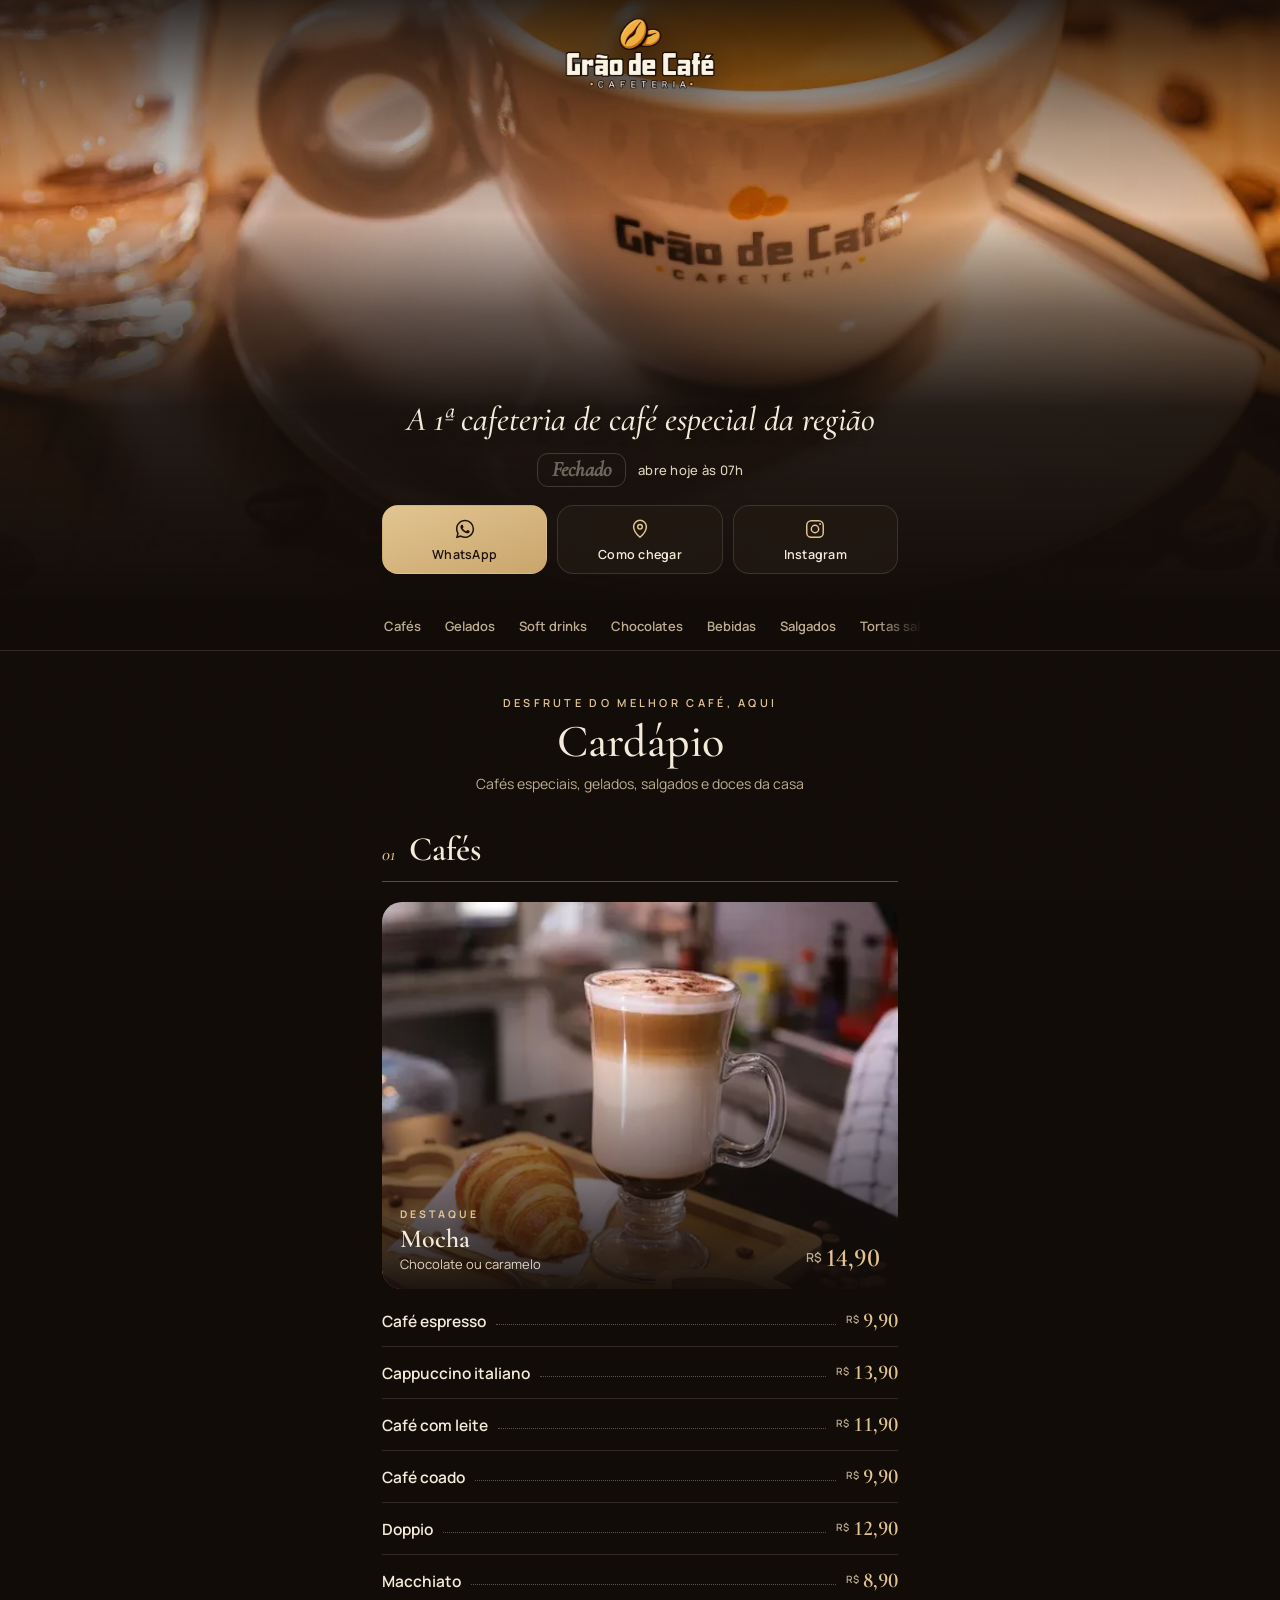
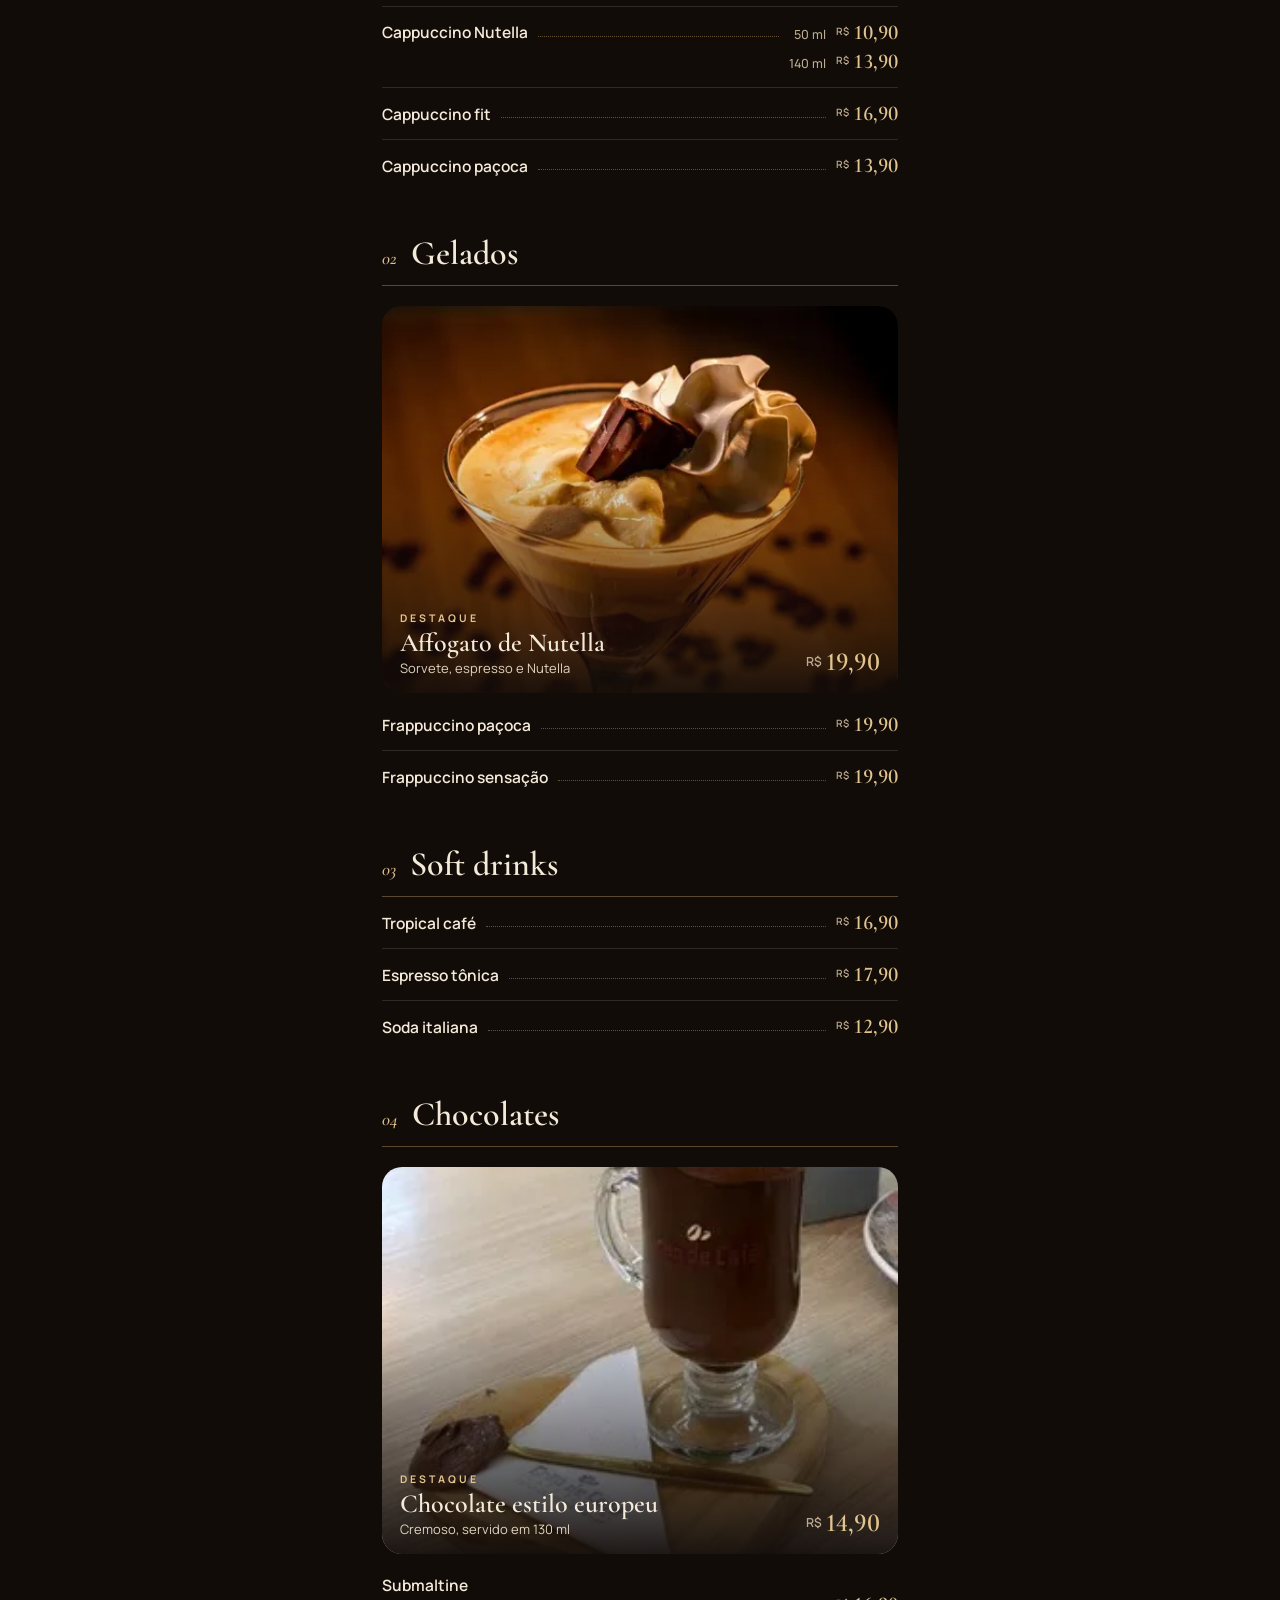
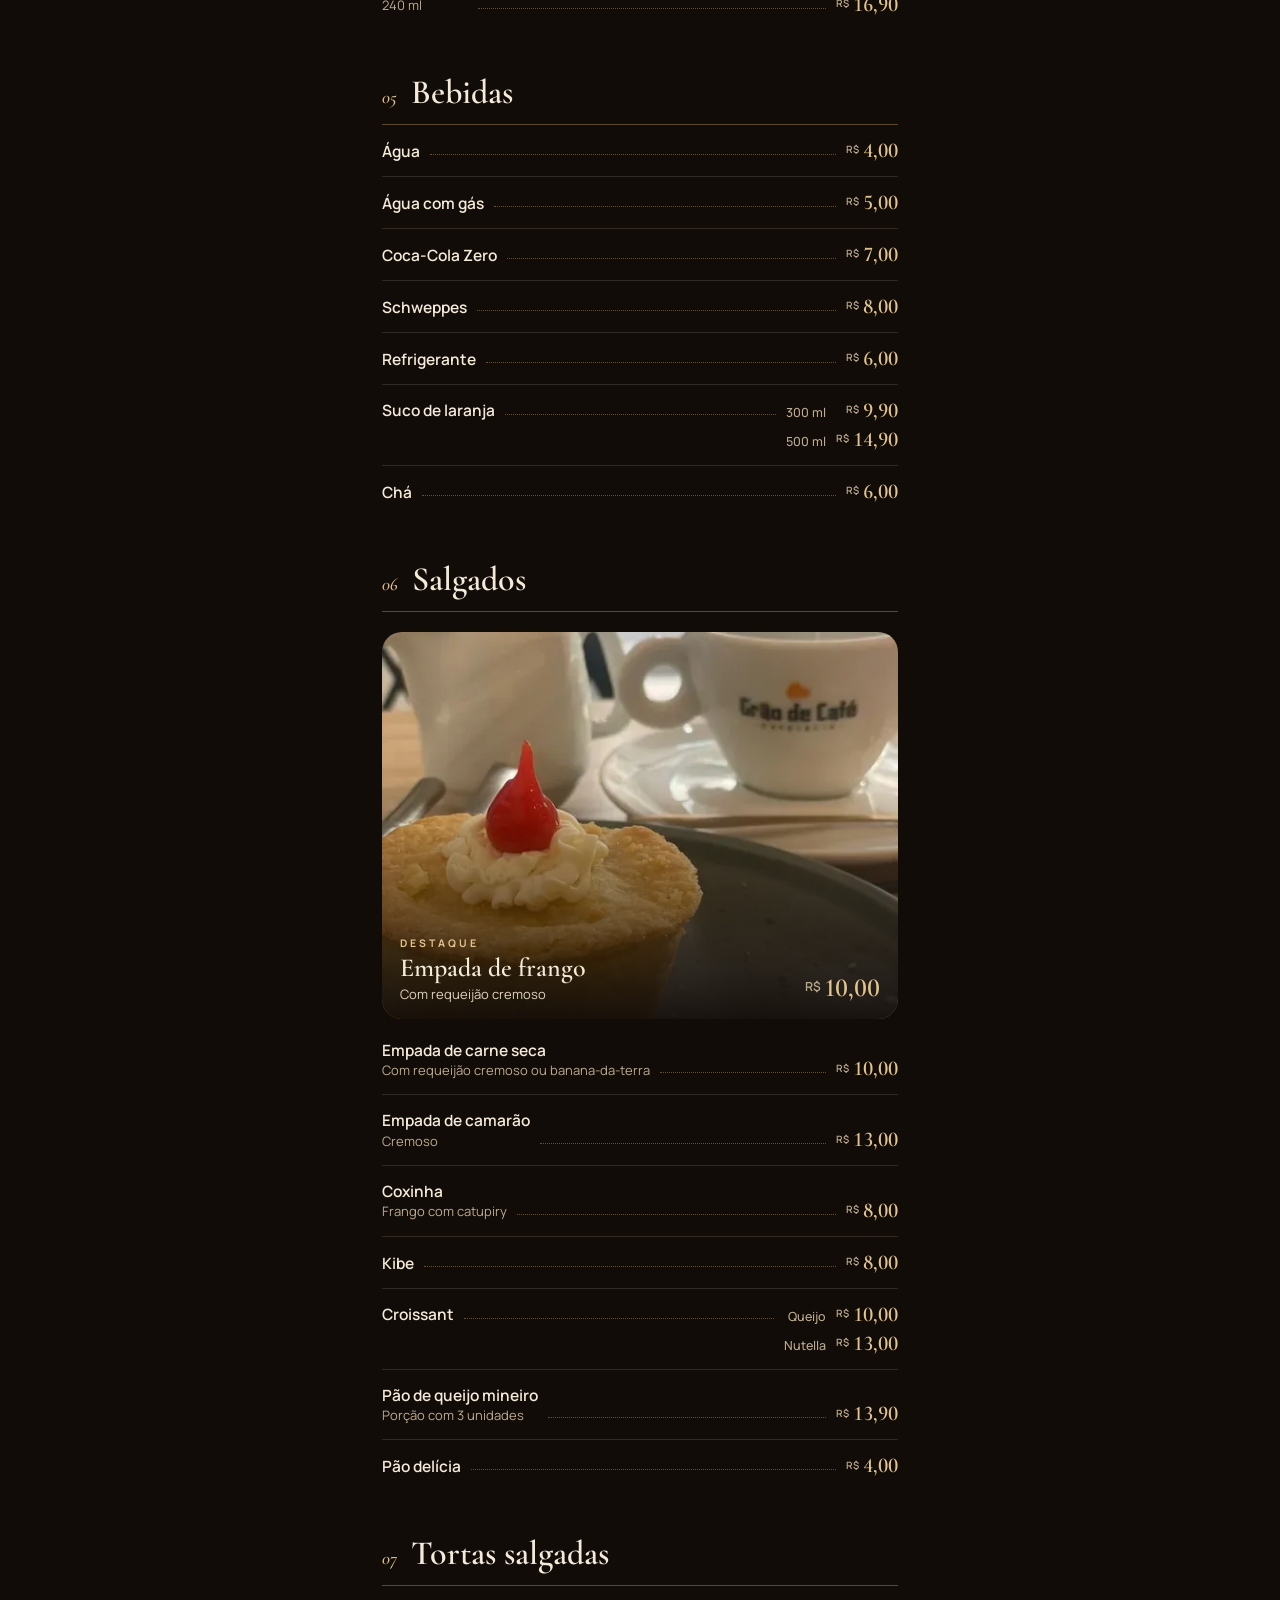
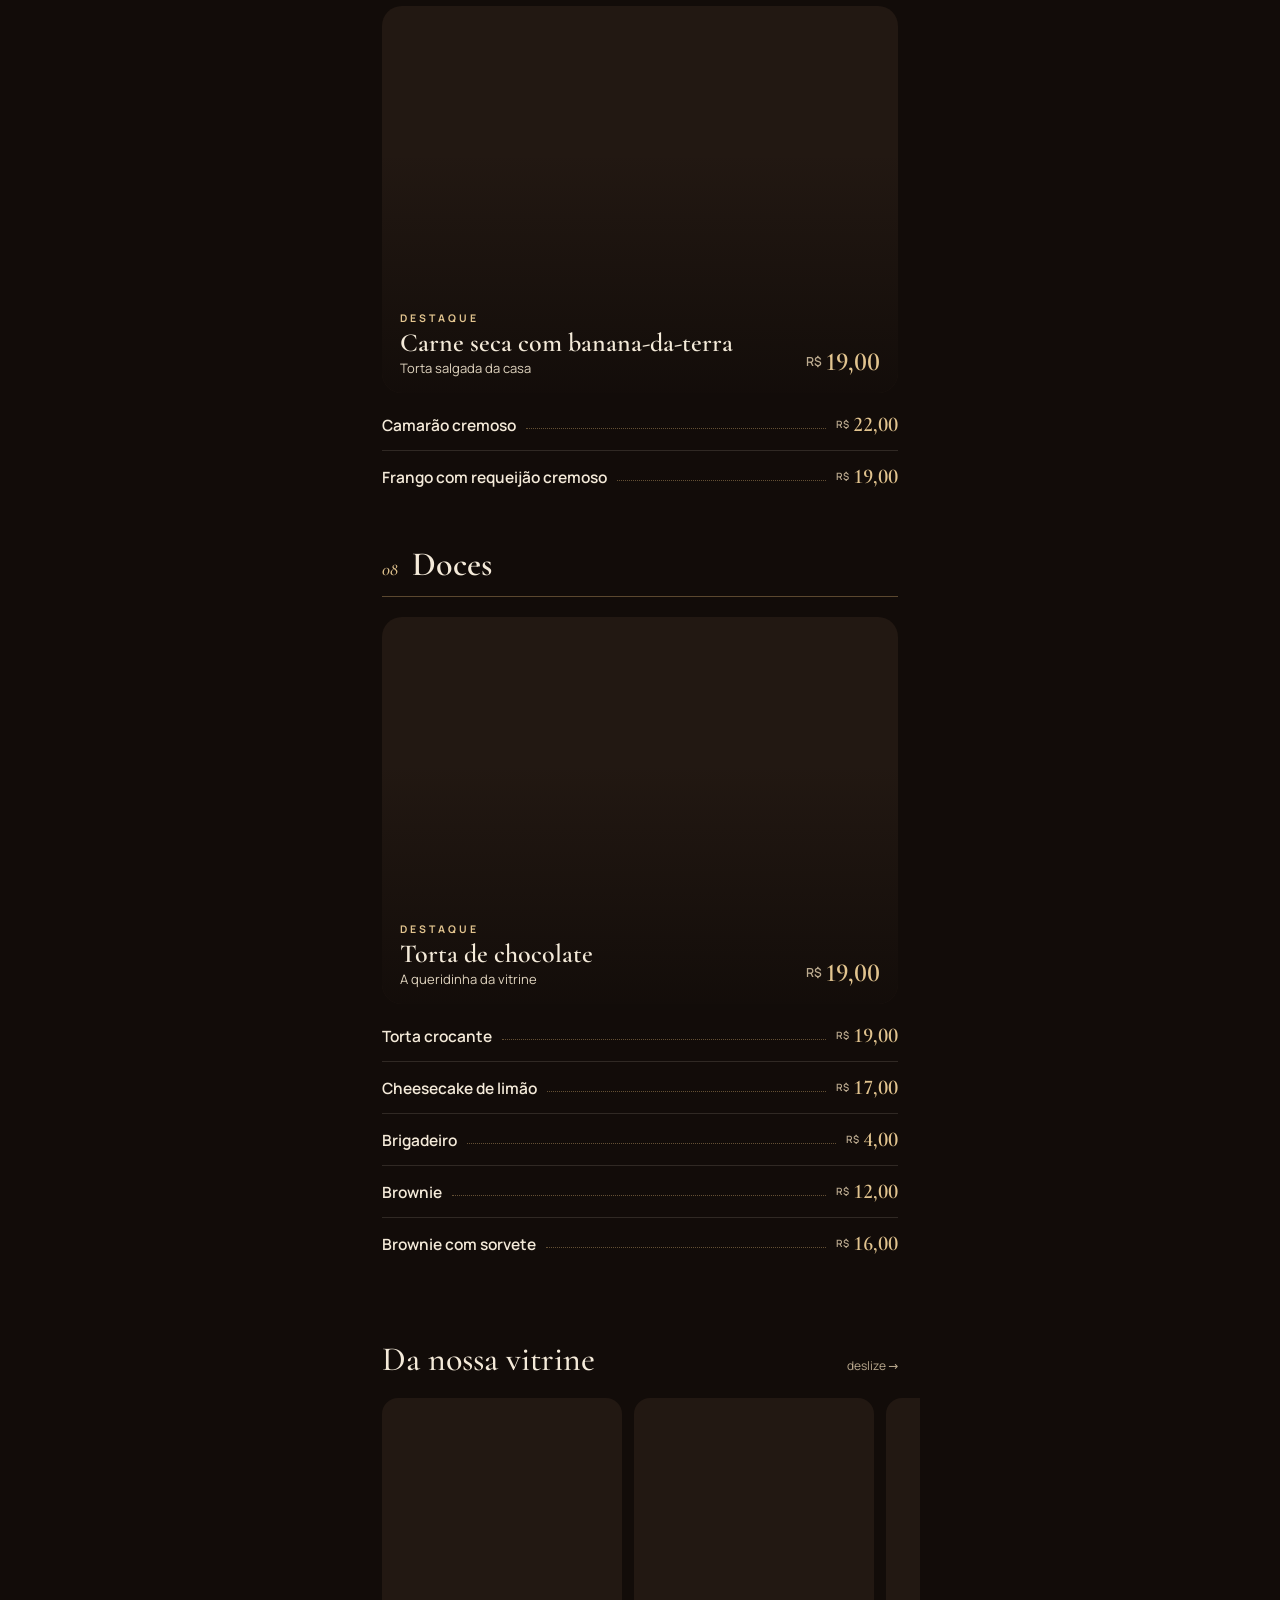
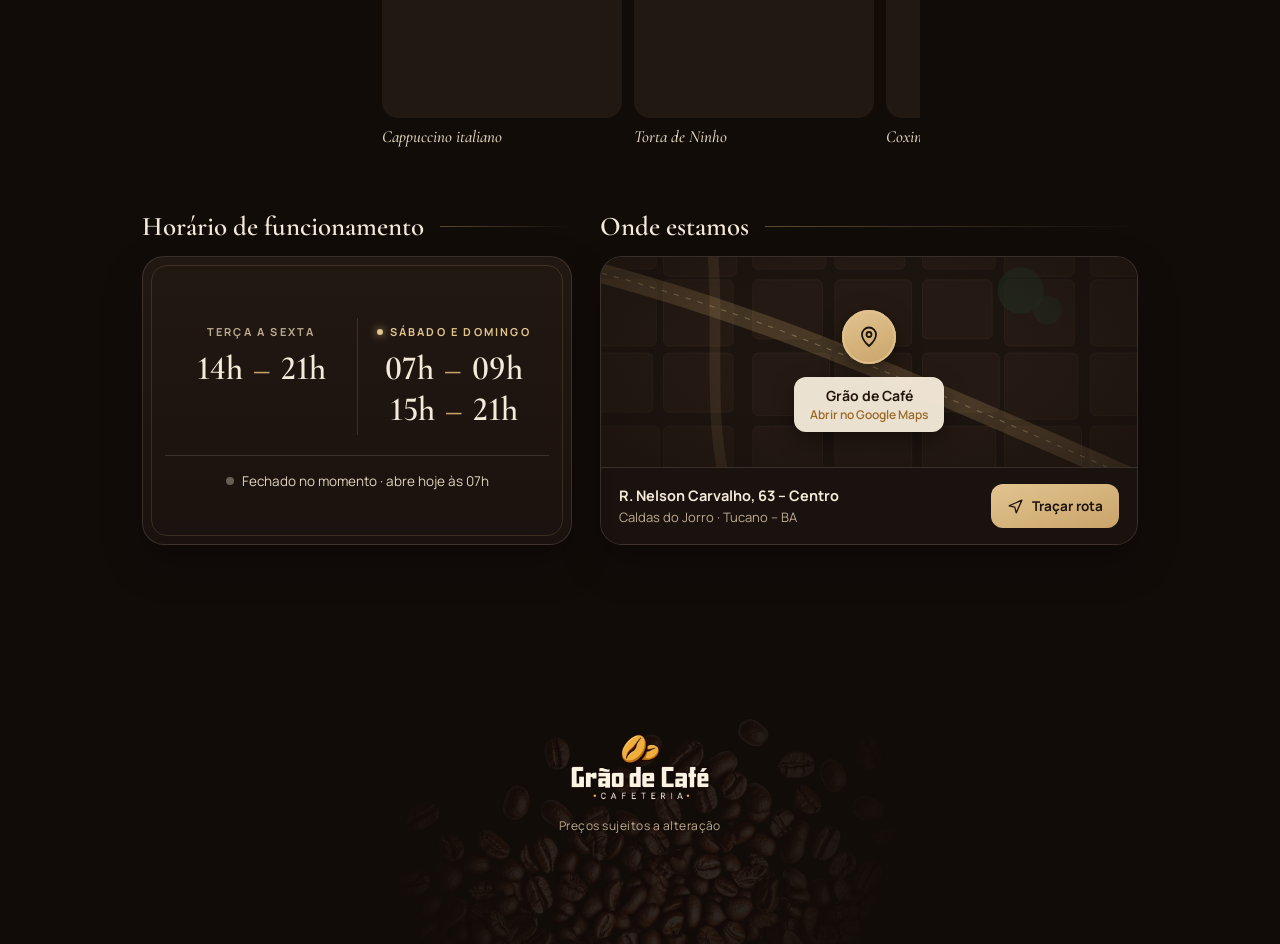
<file: index.html>
<!DOCTYPE html>
<html lang="pt-BR">
<head>
<meta charset="UTF-8">
<meta name="viewport" content="width=device-width, initial-scale=1, viewport-fit=cover">
<meta http-equiv="Content-Security-Policy" content="default-src 'self'; script-src 'self'; style-src 'self'; img-src 'self' data:; font-src 'self'; connect-src 'self'; manifest-src 'self'; object-src 'none'; base-uri 'self'; form-action 'none'; upgrade-insecure-requests">
<meta name="referrer" content="strict-origin-when-cross-origin">
<title>Grão de Café · Cafeteria em Caldas do Jorro</title>
<meta name="description" content="Grão de Café — a 1ª cafeteria de café especial da região, em Caldas do Jorro (Tucano-BA). Cardápio, horários, WhatsApp e localização. Vem, tem café!">
<meta name="theme-color" content="#120c09">
<!-- ENDEREÇO DO SITE: troque nas 4 linhas marcadas com SITE se o endereço final for outro -->
<link rel="canonical" href="https://graodecafe.github.io/"><!-- SITE -->
<meta property="og:type" content="website">
<meta property="og:locale" content="pt_BR">
<meta property="og:site_name" content="Grão de Café">
<meta property="og:title" content="Grão de Café · Cafeteria">
<meta property="og:description" content="A 1ª cafeteria de café especial da região. Veja o cardápio e venha nos visitar. Vem, tem café!">
<meta property="og:url" content="https://graodecafe.github.io/"><!-- SITE -->
<meta property="og:image" content="https://graodecafe.github.io/img/og.jpg"><!-- SITE -->
<meta property="og:image:width" content="1200">
<meta property="og:image:height" content="630">
<meta property="og:image:alt" content="Logo da Grão de Café sobre uma xícara de espresso">
<meta name="twitter:card" content="summary_large_image">
<link rel="icon" type="image/png" href="favicon.png">
<link rel="apple-touch-icon" href="apple-touch-icon.png">
<link rel="manifest" href="site.webmanifest">
<link rel="preload" as="image" href="img/hero-900.webp" imagesrcset="img/hero-500.webp 500w, img/hero-900.webp 900w, img/hero-1440.webp 1440w" imagesizes="100vw" fetchpriority="high">
<link rel="preload" as="font" type="font/woff2" href="fonts/cormorant-garamond-latin-500-italic.woff2" crossorigin>
<link rel="preload" as="font" type="font/woff2" href="fonts/manrope-latin-600-normal.woff2" crossorigin>
<link rel="stylesheet" href="css/style.css">
<script type="application/ld+json">
{
  "@context": "https://schema.org",
  "@type": "CafeOrCoffeeShop",
  "name": "Grão de Café",
  "description": "A 1ª cafeteria de café especial da região.",
  "url": "https://graodecafe.github.io/",
  "image": "https://graodecafe.github.io/img/og.jpg",
  "logo": "https://graodecafe.github.io/icon-512.png",
  "telephone": "+55 75 99218-0990",
  "servesCuisine": ["Café especial", "Salgados", "Doces"],
  "priceRange": "R$",
  "hasMenu": "https://graodecafe.github.io/#cardapio",
  "address": {"@type": "PostalAddress", "streetAddress": "R. Nelson Carvalho, 63 - Centro", "addressLocality": "Caldas do Jorro, Tucano", "addressRegion": "BA", "addressCountry": "BR"},
  "geo": {"@type": "GeoCoordinates", "latitude": -11.03243596218602, "longitude": -38.793304284844154},
  "hasMap": "https://www.google.com/maps/place/Gr%C3%A3o+de+Caf%C3%A9/@-11.0324262,-38.7936618,17z/data=!4m6!3m5!1s0x712250c48b92721:0xfb0fce51f45105e6!8m2!3d-11.0324262!4d-38.7936618!16s%2Fg%2F11shwst4rc?hl=pt-br",
  "sameAs": ["https://www.instagram.com/grao.decafecafeteria/"],
  "openingHoursSpecification": [
    {"@type": "OpeningHoursSpecification", "dayOfWeek": ["Tuesday","Wednesday","Thursday","Friday"], "opens": "14:00", "closes": "21:00"},
    {"@type": "OpeningHoursSpecification", "dayOfWeek": ["Saturday","Sunday"], "opens": "07:00", "closes": "09:00"},
    {"@type": "OpeningHoursSpecification", "dayOfWeek": ["Saturday","Sunday"], "opens": "15:00", "closes": "21:00"}
  ]
}
</script>
<script src="js/cardapio.js" defer></script>
<script src="js/app.js" defer></script>
</head>
<body>
<a class="skip" href="#cardapio">Pular para o cardápio</a>

<header class="hero">
  <div class="hero-bg"><img src="img/hero-900.webp" srcset="img/hero-500.webp 500w, img/hero-900.webp 900w, img/hero-1440.webp 1440w" sizes="100vw" alt="" fetchpriority="high"></div>
  <div class="in">
    <h1><img class="logo" src="img/logo.webp" alt="Grão de Café — Cafeteria" width="800" height="387"></h1>
    <p class="tag">A 1ª cafeteria de café especial da região</p>
    <div class="neon" id="status" role="status"><span class="neon-w" id="neonW">Bem-vindo</span><span class="neon-s" id="statusTx">Confira nossos horários</span></div>
    <nav class="actions" aria-label="Contato">
      <a class="act pri" href="https://wa.me/5575992180990?text=Ol%C3%A1%2C%20Gr%C3%A3o%20de%20Caf%C3%A9!%20%E2%98%95" target="_blank" rel="noopener noreferrer" aria-label="Falar no WhatsApp (abre em nova aba)"><svg viewBox="0 0 24 24" fill="currentColor" aria-hidden="true"><path d="M12.04 2C6.58 2 2.13 6.45 2.13 11.91c0 1.75.46 3.45 1.32 4.95L2.05 22l5.25-1.38a9.9 9.9 0 0 0 4.74 1.2h.01c5.46 0 9.91-4.45 9.91-9.91A9.86 9.86 0 0 0 12.04 2Zm0 18.15h-.01a8.2 8.2 0 0 1-4.19-1.15l-.3-.18-3.12.82.83-3.04-.2-.31a8.2 8.2 0 0 1-1.26-4.38c0-4.54 3.7-8.24 8.25-8.24a8.24 8.24 0 0 1 8.24 8.25c0 4.54-3.7 8.23-8.24 8.23Zm4.52-6.16c-.25-.12-1.47-.72-1.69-.81-.23-.08-.39-.12-.56.13-.16.24-.64.8-.78.97-.15.16-.29.18-.54.06-.25-.13-1.05-.39-1.99-1.23a7.4 7.4 0 0 1-1.38-1.72c-.14-.25-.01-.38.11-.5.11-.11.25-.29.37-.44.13-.14.17-.25.25-.41.08-.17.04-.31-.02-.44-.06-.12-.56-1.34-.76-1.84-.2-.48-.41-.42-.56-.42h-.48a.92.92 0 0 0-.66.31c-.23.25-.87.85-.87 2.07 0 1.22.89 2.4 1.01 2.56.13.17 1.75 2.67 4.23 3.74.59.26 1.05.41 1.41.52.59.19 1.13.16 1.56.1.47-.07 1.47-.6 1.67-1.18.21-.58.21-1.07.15-1.18-.06-.1-.23-.16-.48-.29Z"/></svg>WhatsApp</a>
      <a class="act" href="https://www.google.com/maps/dir/?api=1&amp;destination=-11.03243596218602%2C-38.793304284844154" target="_blank" rel="noopener noreferrer" aria-label="Como chegar pelo Google Maps (abre em nova aba)"><svg viewBox="0 0 24 24" fill="none" stroke="currentColor" stroke-width="1.6" stroke-linecap="round" stroke-linejoin="round" aria-hidden="true"><path d="M12 21s-7-6.1-7-11.5a7 7 0 0 1 14 0C19 14.9 12 21 12 21Z"/><circle cx="12" cy="9.5" r="2.5"/></svg>Como chegar</a>
      <a class="act" href="https://www.instagram.com/grao.decafecafeteria/" target="_blank" rel="noopener noreferrer" aria-label="Instagram @grao.decafecafeteria (abre em nova aba)"><svg viewBox="0 0 24 24" fill="none" stroke="currentColor" stroke-width="1.6" aria-hidden="true"><rect x="3" y="3" width="18" height="18" rx="5"/><circle cx="12" cy="12" r="4"/><circle cx="17.5" cy="6.5" r="1" fill="currentColor" stroke="none"/></svg>Instagram</a>
    </nav>
  </div>
</header>

<nav class="nav" aria-label="Categorias do cardápio"><div class="nav-in" id="chips"></div></nav>

<main class="in" id="cardapio" tabindex="-1">
  <div class="menu-intro">
    <p class="k">Desfrute do melhor café, aqui</p>
    <h2>Cardápio</h2>
    <p>Cafés especiais, gelados, salgados e doces da casa</p>
  </div>

  <div id="secoes"></div>
  <noscript><p class="nojs">Para ver o cardápio, ative o JavaScript ou fale com a gente pelo WhatsApp: <a href="https://wa.me/5575992180990?text=Ol%C3%A1%2C%20Gr%C3%A3o%20de%20Caf%C3%A9!%20%E2%98%95">(75) 99218-0990</a></p></noscript>

  <section class="gal" aria-labelledby="t-gal">
    <div class="gal-h"><h2 id="t-gal">Da nossa vitrine</h2><span aria-hidden="true">deslize →</span></div>
    <div class="strip" id="vitrine" tabindex="0" aria-label="Fotos de produtos — role para o lado"></div>
  </section>

</main>

<section class="visit-wrap" id="visite" aria-label="Horário e localização">
  <div class="vcol">
    <h2 class="vh">Horário de funcionamento</h2>
    <div class="vcard hours">
      <div class="hcols">
        <div class="hcol" data-days="2,3,4,5">
          <p class="hk">Terça a sexta</p>
          <p class="ht">14h <i>–</i> 21h</p>
        </div>
        <div class="hcol" data-days="6,0">
          <p class="hk">Sábado e domingo</p>
          <p class="ht">07h <i>–</i> 09h</p>
          <p class="ht">15h <i>–</i> 21h</p>
        </div>
      </div>
      <p class="hstat" id="hstat"><span class="hdot" aria-hidden="true"></span><span id="hstatTx">Confira nossos horários</span></p>
    </div>
  </div>
  <div class="vcol">
    <h2 class="vh">Onde estamos</h2>
    <div class="vcard place">
      <a class="map" href="https://www.google.com/maps/search/?api=1&amp;query=-11.03243596218602%2C-38.793304284844154" target="_blank" rel="noopener noreferrer" aria-label="Ver a Grão de Café no Google Maps (abre em nova aba)">
        <svg class="map-art" viewBox="0 0 600 300" preserveAspectRatio="xMidYMid slice" aria-hidden="true" focusable="false">
        <rect width="600" height="300" fill="#1c140f"/>
        <g fill="#251a13" stroke="#2f2219" stroke-width="1"><rect x="-20" y="-20" width="82" height="66" rx="6"/><rect x="-20" y="58" width="82" height="74" rx="6"/><rect x="-20" y="140" width="78" height="66" rx="6"/><rect x="-20" y="222" width="86" height="66" rx="6"/><rect x="70" y="-20" width="82" height="74" rx="6"/><rect x="70" y="58" width="78" height="74" rx="6"/><rect x="70" y="140" width="78" height="66" rx="6"/><rect x="70" y="222" width="78" height="70" rx="6"/><rect x="170" y="-20" width="82" height="66" rx="6"/><rect x="170" y="58" width="78" height="66" rx="6"/><rect x="170" y="140" width="86" height="70" rx="6"/><rect x="170" y="222" width="78" height="74" rx="6"/><rect x="262" y="-20" width="78" height="66" rx="6"/><rect x="262" y="58" width="86" height="74" rx="6"/><rect x="262" y="140" width="86" height="66" rx="6"/><rect x="262" y="222" width="86" height="74" rx="6"/><rect x="360" y="-20" width="82" height="66" rx="6"/><rect x="360" y="58" width="78" height="66" rx="6"/><rect x="360" y="140" width="86" height="66" rx="6"/><rect x="360" y="222" width="82" height="70" rx="6"/><rect x="452" y="-20" width="78" height="74" rx="6"/><rect x="452" y="58" width="78" height="74" rx="6"/><rect x="452" y="140" width="82" height="74" rx="6"/><rect x="452" y="222" width="86" height="66" rx="6"/><rect x="548" y="-20" width="78" height="74" rx="6"/><rect x="548" y="58" width="86" height="74" rx="6"/><rect x="548" y="140" width="78" height="70" rx="6"/><rect x="548" y="222" width="78" height="74" rx="6"/></g>
        <path d="M-40 40 C 160 90, 300 150, 640 300" fill="none" stroke="#c9a46a" stroke-opacity=".22" stroke-width="22" stroke-linecap="round"/>
        <path d="M-40 40 C 160 90, 300 150, 640 300" fill="none" stroke="#e2c48f" stroke-opacity=".35" stroke-width="1.2" stroke-dasharray="6 8"/>
        <path d="M120 -20 C 140 120, 110 200, 150 330" fill="none" stroke="#c9a46a" stroke-opacity=".12" stroke-width="12"/>
        <circle cx="470" cy="70" r="26" fill="#22301f" fill-opacity=".55"/>
        <circle cx="500" cy="92" r="16" fill="#22301f" fill-opacity=".45"/>
      </svg>
        <span class="pin" aria-hidden="true"><svg viewBox="0 0 24 24" fill="none" stroke="currentColor" stroke-width="1.8" stroke-linecap="round" stroke-linejoin="round" aria-hidden="true"><path d="M12 21s-7-6.1-7-11.5a7 7 0 0 1 14 0C19 14.9 12 21 12 21Z"/><circle cx="12" cy="9.5" r="2.5"/></svg></span>
        <span class="pin-tag"><strong>Grão de Café</strong><small>Abrir no Google Maps</small></span>
      </a>
      <div class="addr">
        <p><strong>R. Nelson Carvalho, 63 – Centro</strong><span>Caldas do Jorro · Tucano – BA</span></p>
        <a class="route" href="https://www.google.com/maps/dir/?api=1&amp;destination=-11.03243596218602%2C-38.793304284844154" target="_blank" rel="noopener noreferrer"><svg viewBox="0 0 24 24" fill="none" stroke="currentColor" stroke-width="1.8" stroke-linecap="round" stroke-linejoin="round" aria-hidden="true"><path d="M3 11l18-8-8 18-2-8z"/></svg>Traçar rota</a>
      </div>
    </div>
  </div>
</section>

<footer>
  <img class="beans" src="img/graos.webp" alt="" loading="lazy">
  <p class="cta rv">Vem,<em>tem café!</em></p>
  <img class="flogo" src="img/logo.webp" alt="Grão de Café" loading="lazy" width="800" height="387">
  <p class="fine">Preços sujeitos a alteração</p>
</footer>

<div class="bar" id="fab"><a class="bar-btn" href="https://wa.me/5575992180990?text=Ol%C3%A1%2C%20Gr%C3%A3o%20de%20Caf%C3%A9!%20%E2%98%95" target="_blank" rel="noopener noreferrer" tabindex="-1"><svg viewBox="0 0 24 24" fill="currentColor" aria-hidden="true"><path d="M12.04 2C6.58 2 2.13 6.45 2.13 11.91c0 1.75.46 3.45 1.32 4.95L2.05 22l5.25-1.38a9.9 9.9 0 0 0 4.74 1.2h.01c5.46 0 9.91-4.45 9.91-9.91A9.86 9.86 0 0 0 12.04 2Zm0 18.15h-.01a8.2 8.2 0 0 1-4.19-1.15l-.3-.18-3.12.82.83-3.04-.2-.31a8.2 8.2 0 0 1-1.26-4.38c0-4.54 3.7-8.24 8.25-8.24a8.24 8.24 0 0 1 8.24 8.25c0 4.54-3.7 8.23-8.24 8.23Zm4.52-6.16c-.25-.12-1.47-.72-1.69-.81-.23-.08-.39-.12-.56.13-.16.24-.64.8-.78.97-.15.16-.29.18-.54.06-.25-.13-1.05-.39-1.99-1.23a7.4 7.4 0 0 1-1.38-1.72c-.14-.25-.01-.38.11-.5.11-.11.25-.29.37-.44.13-.14.17-.25.25-.41.08-.17.04-.31-.02-.44-.06-.12-.56-1.34-.76-1.84-.2-.48-.41-.42-.56-.42h-.48a.92.92 0 0 0-.66.31c-.23.25-.87.85-.87 2.07 0 1.22.89 2.4 1.01 2.56.13.17 1.75 2.67 4.23 3.74.59.26 1.05.41 1.41.52.59.19 1.13.16 1.56.1.47-.07 1.47-.6 1.67-1.18.21-.58.21-1.07.15-1.18-.06-.1-.23-.16-.48-.29Z"/></svg>Falar no WhatsApp</a></div>
</body>
</html>
</file>
<file: css/style.css>
/* ---------- Fontes (no próprio site, sem Google) ---------- */
@font-face{font-family:"Cormorant Garamond";font-style:normal;font-weight:500;font-display:swap;src:url(../fonts/cormorant-garamond-latin-500-normal.woff2) format("woff2")}
@font-face{font-family:"Cormorant Garamond";font-style:italic;font-weight:500;font-display:swap;src:url(../fonts/cormorant-garamond-latin-500-italic.woff2) format("woff2")}
@font-face{font-family:"Cormorant Garamond";font-style:normal;font-weight:600;font-display:swap;src:url(../fonts/cormorant-garamond-latin-600-normal.woff2) format("woff2")}
@font-face{font-family:"Manrope";font-style:normal;font-weight:400;font-display:swap;src:url(../fonts/manrope-latin-400-normal.woff2) format("woff2")}
@font-face{font-family:"Manrope";font-style:normal;font-weight:500;font-display:swap;src:url(../fonts/manrope-latin-500-normal.woff2) format("woff2")}
@font-face{font-family:"Manrope";font-style:normal;font-weight:600;font-display:swap;src:url(../fonts/manrope-latin-600-normal.woff2) format("woff2")}
@font-face{font-family:"Manrope";font-style:normal;font-weight:700;font-display:swap;src:url(../fonts/manrope-latin-700-normal.woff2) format("woff2")}

:root{
  --ink:#120c09; --s1:#1a120e; --s2:#221812; --line:rgba(244,234,217,.13); --line2:rgba(201,164,106,.4);
  --cream:#f4ead9; --cream2:#e0d4bf; --muted:#bcab90; --brass:#c9a46a; --brass2:#e2c48f;
  --ok:#8fd19a; --no:#e7a08a;
  --serif:"Cormorant Garamond",Georgia,serif; --sans:"Manrope",system-ui,-apple-system,"Segoe UI",sans-serif;
}
*{box-sizing:border-box;margin:0;padding:0}
html{background:var(--ink);scroll-behavior:smooth;scroll-padding-top:68px;overflow-x:clip}
body{font-family:var(--sans);color:var(--cream);background:var(--ink);-webkit-font-smoothing:antialiased;overflow-x:clip}
a{color:inherit}
img{max-width:100%}
.in{max-width:560px;margin:0 auto;padding:0 22px}

/* Textura de "grão de filme": só em telas grandes (pesa em celular simples) */
@media (hover:hover) and (min-width:760px){
  body::before{content:"";position:fixed;inset:0;pointer-events:none;z-index:50;opacity:.06;mix-blend-mode:overlay;
    background-image:url("data:image/svg+xml,%3Csvg xmlns='http://www.w3.org/2000/svg' width='160' height='160'%3E%3Cfilter id='n'%3E%3CfeTurbulence type='fractalNoise' baseFrequency='.9' numOctaves='2' stitchTiles='stitch'/%3E%3C/filter%3E%3Crect width='100%25' height='100%25' filter='url(%23n)'/%3E%3C/svg%3E")}
}

/* Foco visível para teclado / leitor de tela */
:focus{outline:none}
:focus-visible{outline:2px solid var(--brass2);outline-offset:3px;border-radius:10px}
.skip{position:absolute;left:12px;top:-60px;z-index:100;padding:10px 16px;border-radius:10px;background:var(--brass2);color:#1d130c;font-weight:700;text-decoration:none;transition:top .2s}
.skip:focus{top:12px}

/* ---------- HERO ---------- */
.hero{position:relative;height:min(72svh,600px);min-height:520px;display:flex;isolation:isolate;overflow:hidden}
.hero-bg{position:absolute;inset:0;z-index:-2}
.hero-bg img{width:100%;height:100%;object-fit:cover;object-position:50% 40%;transform:scale(1.06);animation:kb 18s ease-out forwards}
@keyframes kb{to{transform:scale(1)}}
.hero::after{content:"";position:absolute;inset:0;z-index:-1;
  background:linear-gradient(180deg,rgba(18,12,9,.88) 0%,rgba(18,12,9,.35) 22%,rgba(18,12,9,.12) 36%,rgba(18,12,9,.62) 52%,rgba(18,12,9,.93) 68%,var(--ink) 100%)}
.hero .in{width:100%;display:flex;flex-direction:column;align-items:center;padding-top:calc(18px + env(safe-area-inset-top));padding-bottom:26px;text-align:center}
.hero h1{margin-bottom:auto}
.logo{width:min(150px,42%);height:auto;filter:drop-shadow(0 6px 18px rgba(0,0,0,.6))}
.eyebrow{display:flex;align-items:center;justify-content:center;gap:12px;margin-top:0;white-space:nowrap;
  font-size:11px;font-weight:600;letter-spacing:.24em;text-transform:uppercase;color:var(--brass2)}
.eyebrow::before,.eyebrow::after{content:"";width:28px;height:1px;background:var(--line2)}
.tag{font-family:var(--serif);font-style:italic;font-weight:500;line-height:1.15;margin-top:0;
  white-space:nowrap;font-size:clamp(20px,6.4vw,34px);color:var(--cream);text-shadow:0 2px 14px rgba(0,0,0,.55)}
.status{display:inline-flex;align-items:center;gap:8px;margin-top:18px;padding:7px 15px;border-radius:99px;
  background:rgba(18,12,9,.6);border:1px solid var(--line);backdrop-filter:blur(8px);-webkit-backdrop-filter:blur(8px);font-size:13px;font-weight:500;color:var(--cream2)}
.dot{width:7px;height:7px;border-radius:50%;background:var(--muted)}
.status.open .dot{background:var(--ok);animation:pulse 2s infinite}
.status.closed .dot{background:var(--no)}
@keyframes pulse{0%{box-shadow:0 0 0 0 rgba(143,209,154,.55)}70%{box-shadow:0 0 0 8px rgba(143,209,154,0)}100%{box-shadow:0 0 0 0 rgba(143,209,154,0)}}

.actions{display:grid;grid-template-columns:repeat(3,1fr);gap:10px;margin-top:18px;width:100%}
.act{display:flex;flex-direction:column;align-items:center;gap:6px;padding:12px 6px 10px;border-radius:16px;text-decoration:none;min-height:64px;
  background:rgba(34,24,18,.75);border:1px solid var(--line);backdrop-filter:blur(10px);-webkit-backdrop-filter:blur(10px);
  font-size:12.5px;font-weight:600;letter-spacing:.02em;transition:transform .15s,border-color .2s}
.act svg{width:22px;height:22px;color:var(--brass2)}
.act:hover{transform:translateY(-2px);border-color:var(--line2)}
.act.pri{background:linear-gradient(160deg,var(--brass2),var(--brass));color:#1d130c;border-color:transparent}
.act.pri svg{color:#1d130c}
.cue{display:inline-flex;flex-direction:column;align-items:center;gap:6px;margin-top:22px;padding:4px 10px;text-decoration:none;
  font-size:11px;letter-spacing:.28em;text-transform:uppercase;color:var(--muted)}
.cue i{width:1px;height:26px;background:linear-gradient(var(--brass),transparent);animation:cue 1.8s ease-in-out infinite}
@keyframes cue{0%{transform:scaleY(0);transform-origin:top}50%{transform:scaleY(1);transform-origin:top}51%{transform-origin:bottom}100%{transform:scaleY(0);transform-origin:bottom}}

/* ---------- NAV ---------- */
.nav{position:sticky;top:0;z-index:20;background:rgba(18,12,9,.9);backdrop-filter:blur(14px);-webkit-backdrop-filter:blur(14px);border-bottom:1px solid var(--line)}
.nav-in{max-width:560px;margin:0 auto;display:flex;gap:4px;overflow-x:auto;scrollbar-width:none;padding:0 14px}
.nav-in::-webkit-scrollbar{display:none}
.nav a{flex:none;position:relative;padding:17px 10px 15px;text-decoration:none;font-size:13px;font-weight:600;color:var(--muted);white-space:nowrap;transition:color .2s}
.nav a::after{content:"";position:absolute;left:10px;right:10px;bottom:0;height:2px;border-radius:2px;background:var(--brass);transform:scaleX(0);transition:transform .25s}
.nav a.on{color:var(--cream)}
.nav a.on::after{transform:scaleX(1)}
.nav a:focus-visible{outline-offset:-4px}

/* ---------- CARDÁPIO ---------- */
.menu-intro{text-align:center;padding:34px 0 0}
.menu-intro .k{font-size:11px;font-weight:600;letter-spacing:.3em;text-transform:uppercase;color:var(--brass2)}
.menu-intro h2{font-family:var(--serif);font-weight:500;font-size:46px;line-height:1;margin-top:8px}
.menu-intro p{color:var(--muted);font-size:14px;margin-top:10px}

.cat{padding:40px 0 6px}
.cat-h{display:flex;align-items:baseline;gap:14px;padding-bottom:14px;border-bottom:1px solid var(--line2)}
.cat-n{font-family:var(--serif);font-style:italic;font-size:18px;color:var(--brass2)}
.cat-h h2{font-family:var(--serif);font-weight:600;font-size:34px;line-height:1}

.feat{position:relative;margin:20px 0 6px;border-radius:20px;overflow:hidden;aspect-ratio:4/3;background:var(--s2)}
.feat img{width:100%;height:100%;object-fit:cover;transition:transform .8s ease}
.feat:hover img{transform:scale(1.04)}
.feat::after{content:"";position:absolute;inset:0;background:linear-gradient(180deg,transparent 38%,rgba(18,12,9,.94))}
.feat figcaption{position:absolute;left:18px;right:18px;bottom:16px;z-index:1;display:grid;grid-template-columns:1fr auto;align-items:end;column-gap:12px}
.feat-k{grid-column:1/-1;font-size:10.5px;font-weight:700;letter-spacing:.28em;text-transform:uppercase;color:var(--brass2);margin-bottom:4px}
.feat strong{font-family:var(--serif);font-weight:600;font-size:26px;line-height:1.05}
.feat-c{grid-column:1;font-size:13px;color:var(--cream2);margin-top:3px}
.feat-p{grid-column:2;grid-row:2/4;align-self:end;font-family:var(--serif);font-size:26px;font-weight:600;color:var(--brass2);white-space:nowrap;font-variant-numeric:lining-nums}
.feat-p small,.it-p small{font-family:var(--sans);font-size:.48em;font-weight:600;letter-spacing:.06em;margin-right:3px;color:var(--muted);vertical-align:.35em}

.list{list-style:none}
.it{display:flex;align-items:flex-end;gap:10px;padding:15px 0;border-bottom:1px solid var(--line)}
.it:last-child{border-bottom:none}
.it-l{min-width:0;max-width:70%}
.it-n{display:block;font-size:15.5px;font-weight:600;line-height:1.3}
.it-d{display:block;font-size:13px;color:var(--muted);margin-top:2px;line-height:1.35}
.it-dots{flex:1;min-width:14px;border-bottom:1px dotted rgba(201,164,106,.45);transform:translateY(-6px)}
.it-p{flex:none;font-family:var(--serif);font-weight:600;font-size:21px;color:var(--brass2);font-variant-numeric:lining-nums tabular-nums;line-height:1}

/* ---------- VITRINE ---------- */
.gal{padding:64px 0 10px}
.gal-h{display:flex;align-items:baseline;justify-content:space-between}
.gal-h h2{font-family:var(--serif);font-weight:500;font-size:34px}
.gal-h span{font-size:12px;color:var(--muted)}
.strip{display:flex;gap:12px;overflow-x:auto;scroll-snap-type:x mandatory;padding:18px 22px 6px;margin:0 -22px;scrollbar-width:none}
.strip::-webkit-scrollbar{display:none}
.strip figure{flex:none;width:62%;max-width:240px;scroll-snap-align:start;scroll-margin-left:22px}
.strip img{width:100%;aspect-ratio:3/4;object-fit:cover;border-radius:16px;display:block;background:var(--s2)}
.strip figcaption{font-family:var(--serif);font-style:italic;font-size:17px;margin-top:8px;color:var(--cream2)}

/* ---------- VISITE ---------- */
.visit{margin-top:56px;padding:28px 24px;border-radius:24px;background:linear-gradient(180deg,var(--s2),var(--s1));border:1px solid var(--line)}
.visit h2{font-family:var(--serif);font-weight:500;font-size:32px;line-height:1}
.visit .sub{color:var(--muted);font-size:13.5px;margin-top:6px}
.hrs{margin-top:18px}
.row{display:flex;justify-content:space-between;align-items:baseline;gap:12px;padding:13px 0;border-top:1px solid var(--line);font-size:14.5px}
.row .d{color:var(--cream2)}
.row .h{font-weight:600;text-align:right}
.row .h small{display:block;font-weight:500;color:var(--muted);font-size:12.5px;margin-top:2px}
.row.today .d{color:var(--brass2);font-weight:600}
.row.today .d::after{content:"  · hoje";font-weight:500;font-size:12px;color:var(--muted)}
.visit-btns{display:grid;grid-template-columns:1fr 1fr;gap:10px;margin-top:20px}
.vb{display:flex;align-items:center;justify-content:center;gap:8px;padding:13px;border-radius:14px;text-decoration:none;font-size:13.5px;font-weight:600;border:1px solid var(--line2);min-height:48px}
.vb svg{width:18px;height:18px;color:var(--brass2)}
.vb:hover{background:rgba(201,164,106,.08)}

/* ---------- RODAPÉ ---------- */
footer{text-align:center;padding:64px 0 110px;position:relative;overflow:hidden}
footer .beans{position:absolute;left:50%;top:10px;width:520px;max-width:none;transform:translateX(-50%) rotate(90deg);opacity:.12;pointer-events:none;
  -webkit-mask-image:radial-gradient(closest-side,#000 45%,transparent 100%);mask-image:radial-gradient(closest-side,#000 45%,transparent 100%)}
.cta{position:relative;font-family:var(--serif);font-weight:500;font-size:52px;line-height:.95}
.cta em{display:block;color:var(--brass2)}
.flogo{position:relative;display:block;width:140px;height:auto;margin:26px auto 0}
.fine{position:relative;font-size:12px;color:var(--muted);margin-top:14px;letter-spacing:.04em}

/* ---------- WhatsApp flutuante ---------- */
.bar{position:fixed;left:0;right:0;bottom:0;z-index:30;padding:10px 16px calc(10px + env(safe-area-inset-bottom));
  background:linear-gradient(180deg,rgba(18,12,9,0),rgba(18,12,9,.92) 35%);
  transform:translateY(110%);visibility:hidden;transition:transform .35s ease,visibility .35s}
.bar.show{transform:none;visibility:visible}
.bar-btn{display:flex;align-items:center;justify-content:center;gap:9px;max-width:516px;margin:0 auto;padding:13px 18px;border-radius:14px;
  text-decoration:none;font-size:14px;font-weight:700;color:#1d130c;background:linear-gradient(160deg,var(--brass2),var(--brass));box-shadow:0 10px 26px rgba(0,0,0,.4)}
.bar-btn svg{width:19px;height:19px}
.bar-btn:focus-visible{outline-color:var(--cream)}
main.in{padding-bottom:20px}

/* aviso sem JavaScript */
.nojs{margin:40px 0;padding:20px;border:1px solid var(--line2);border-radius:16px;text-align:center;color:var(--cream2)}

/* revelar ao rolar (só com JS ligado) */
.js .rv{opacity:0;transform:translateY(14px);transition:opacity .7s ease,transform .7s ease}
.js .rv.vis{opacity:1;transform:none}
@media (prefers-reduced-motion:reduce){*{animation:none!important;transition:none!important}.js .rv{opacity:1;transform:none}html{scroll-behavior:auto}}
.hero h1{line-height:0;font-size:0}

/* página 404 */
.nf{min-height:100svh;display:flex;flex-direction:column;align-items:center;justify-content:center;text-align:center;gap:6px}
.nf .cta{font-size:44px;margin-top:22px}
.nf-btn{margin-top:22px;padding:13px 22px}

/* ---------- Neon de aberto / fechado ---------- */
.neon{display:flex;flex-direction:row;align-items:center;justify-content:center;gap:12px;margin-top:14px}
.neon-w{font-family:var(--serif);font-style:italic;font-weight:600;font-size:21px;line-height:1;letter-spacing:.01em;
  padding:5px 14px 6px;border-radius:11px;border:1.5px solid rgba(244,234,217,.2);color:rgba(244,234,217,.42);transition:color .4s,border-color .4s,text-shadow .4s,box-shadow .4s}
.neon-s{font-size:13px;font-weight:500;letter-spacing:.02em;color:var(--cream2)}
.neon.on .neon-w{color:#fff4de;border-color:#ffd59a;
  text-shadow:0 0 2px #fff4de,0 0 8px #ffc46b,0 0 18px #ff9f2e,0 0 34px rgba(255,140,30,.55);
  box-shadow:0 0 6px rgba(255,196,107,.7),0 0 18px rgba(255,159,46,.45),inset 0 0 10px rgba(255,159,46,.35)}
.neon.off .neon-w{color:rgba(244,234,217,.38);border-color:rgba(244,234,217,.18);text-shadow:none;box-shadow:none}
.neon.on.ignite .neon-w{animation:ignite 1.6s ease-out 1}
@keyframes ignite{0%,8%{opacity:.25;text-shadow:none;box-shadow:none}10%{opacity:1}14%{opacity:.3}20%{opacity:1}24%{opacity:.5}30%,100%{opacity:1}}

/* ---------- itens com tamanhos / sabores ---------- */
.it.multi{align-items:flex-start}
.it.multi .it-dots{align-self:flex-start;transform:none;margin-top:14px}
.it-ops{display:grid;grid-template-columns:auto auto;column-gap:10px;row-gap:8px;align-items:baseline;flex:none}
.op{display:contents}
.op-n{text-align:right}
.it-ops .it-p{text-align:right}
.op-n{font-size:12.5px;font-weight:500;color:var(--muted);white-space:nowrap}

/* ---------- degradê indicando mais categorias ---------- */
.nav::before,.nav::after{content:"";position:absolute;top:0;bottom:1px;width:44px;pointer-events:none;opacity:0;transition:opacity .25s;z-index:1}
.nav::before{left:max(0px,calc(50% - 280px));background:linear-gradient(90deg,rgba(18,12,9,.96),rgba(18,12,9,0))}
.nav::after{right:max(0px,calc(50% - 280px));background:linear-gradient(270deg,rgba(18,12,9,.96),rgba(18,12,9,0))}
.nav.more-l::before,.nav.more-r::after{opacity:1}

/* telas largas: a logo impressa na xícara fica acima da frase */
@media (min-aspect-ratio: 4/5){ .hero-bg img{object-position:50% 60%} }

/* ---------- Horário + Onde estamos ---------- */
.visit-wrap{max-width:1040px;margin:30px auto 0;padding:0 22px;display:grid;gap:34px}
@media (min-width:860px){.visit-wrap{grid-template-columns:1fr 1.25fr;gap:28px;align-items:stretch}}
.vcol{display:flex;flex-direction:column;min-width:0}
.vh{display:flex;align-items:center;gap:16px;font-family:var(--serif);font-weight:600;font-size:27px;line-height:1;margin-bottom:16px}
.vh::after{content:"";flex:1;height:1px;background:linear-gradient(90deg,var(--line2),transparent)}
.vcard{flex:1;border-radius:22px;background:linear-gradient(180deg,var(--s2),var(--s1));border:1px solid var(--line);overflow:hidden;
  box-shadow:0 18px 40px rgba(0,0,0,.28)}

.hours{display:flex;flex-direction:column;justify-content:center;padding:26px 22px 20px;position:relative}
.hours::before{content:"";position:absolute;inset:8px;border-radius:16px;border:1px solid rgba(201,164,106,.18);pointer-events:none}
.hcols{display:grid;grid-template-columns:1fr 1fr;text-align:center}
.hcol{padding:6px 8px}
.hcol + .hcol{border-left:1px solid var(--line)}
.hk{font-size:11px;font-weight:700;letter-spacing:.2em;text-transform:uppercase;color:var(--muted);margin-bottom:10px}
.hcol.today .hk{color:var(--brass2)}
.hcol.today .hk::before{content:"";display:inline-block;width:6px;height:6px;border-radius:50%;margin:0 7px 1px 0;vertical-align:middle;
  background:var(--brass2);box-shadow:0 0 8px rgba(226,196,143,.9)}
.ht{font-family:var(--serif);font-weight:600;font-size:clamp(26px,7.4vw,34px);line-height:1.15;font-variant-numeric:lining-nums;white-space:nowrap}
.ht i{font-style:normal;color:var(--brass);margin:0 2px}
.hcol .ht + .ht{margin-top:2px}
.hstat{display:flex;align-items:center;justify-content:center;gap:8px;margin-top:20px;padding-top:16px;border-top:1px solid var(--line);
  font-size:13.5px;color:var(--cream2);text-align:center}
.hdot{width:8px;height:8px;border-radius:50%;flex:none;background:rgba(244,234,217,.35)}
.hstat.on .hdot{background:#ffc46b;box-shadow:0 0 6px #ffc46b,0 0 14px rgba(255,159,46,.7)}
.hstat.on{color:var(--cream)}

.place{display:flex;flex-direction:column}
.map{position:relative;display:block;flex:1;min-height:210px;overflow:hidden;text-decoration:none;color:var(--cream)}
.map-art{position:absolute;inset:0;width:100%;height:100%;display:block;transition:transform .8s ease}
.map:hover .map-art{transform:scale(1.04)}
.map::after{content:"";position:absolute;inset:0;background:radial-gradient(70% 90% at 50% 45%,transparent 40%,rgba(18,12,9,.55))}
.pin{position:absolute;left:50%;top:38%;z-index:1;width:54px;height:54px;margin:-27px 0 0 -27px;border-radius:50%;display:grid;place-items:center;
  color:#1d130c;background:linear-gradient(160deg,var(--brass2),var(--brass));box-shadow:0 8px 22px rgba(0,0,0,.5)}
.pin svg{width:24px;height:24px}
.pin::before,.pin::after{content:"";position:absolute;inset:0;border-radius:50%;border:2px solid rgba(226,196,143,.6);animation:ping 2.4s ease-out infinite}
.pin::after{animation-delay:1.2s}
@keyframes ping{0%{transform:scale(1);opacity:.8}100%{transform:scale(2.2);opacity:0}}
.pin-tag{position:absolute;left:50%;top:calc(38% + 40px);z-index:1;transform:translateX(-50%);padding:9px 16px;border-radius:12px;text-align:center;white-space:nowrap;
  background:rgba(244,234,217,.96);color:#24150d;box-shadow:0 8px 22px rgba(0,0,0,.4)}
.pin-tag strong{display:block;font-size:14px;font-weight:700}
.pin-tag small{display:block;font-size:12px;font-weight:600;color:#9a6a24;margin-top:1px}
.map:focus-visible{outline-offset:-4px;border-radius:22px 22px 0 0}

.addr{display:flex;align-items:center;justify-content:space-between;gap:14px;padding:16px 18px;border-top:1px solid var(--line);background:var(--s1)}
.addr p{min-width:0}
.addr strong{display:block;font-size:14.5px;font-weight:700}
.addr span{display:block;font-size:13px;color:var(--muted);margin-top:3px}
.route{flex:none;display:inline-flex;align-items:center;gap:8px;padding:12px 16px;border-radius:12px;text-decoration:none;font-size:13.5px;font-weight:700;
  color:#1d130c;background:linear-gradient(160deg,var(--brass2),var(--brass));min-height:44px}
.route svg{width:17px;height:17px}
.route:hover{filter:brightness(1.06)}

@media (max-width:480px){
  .hk{font-size:10px;letter-spacing:.12em}
  .hours{padding:24px 16px 18px}
  .addr{flex-direction:column;align-items:stretch;gap:12px}
  .route{justify-content:center}
}
</file>
